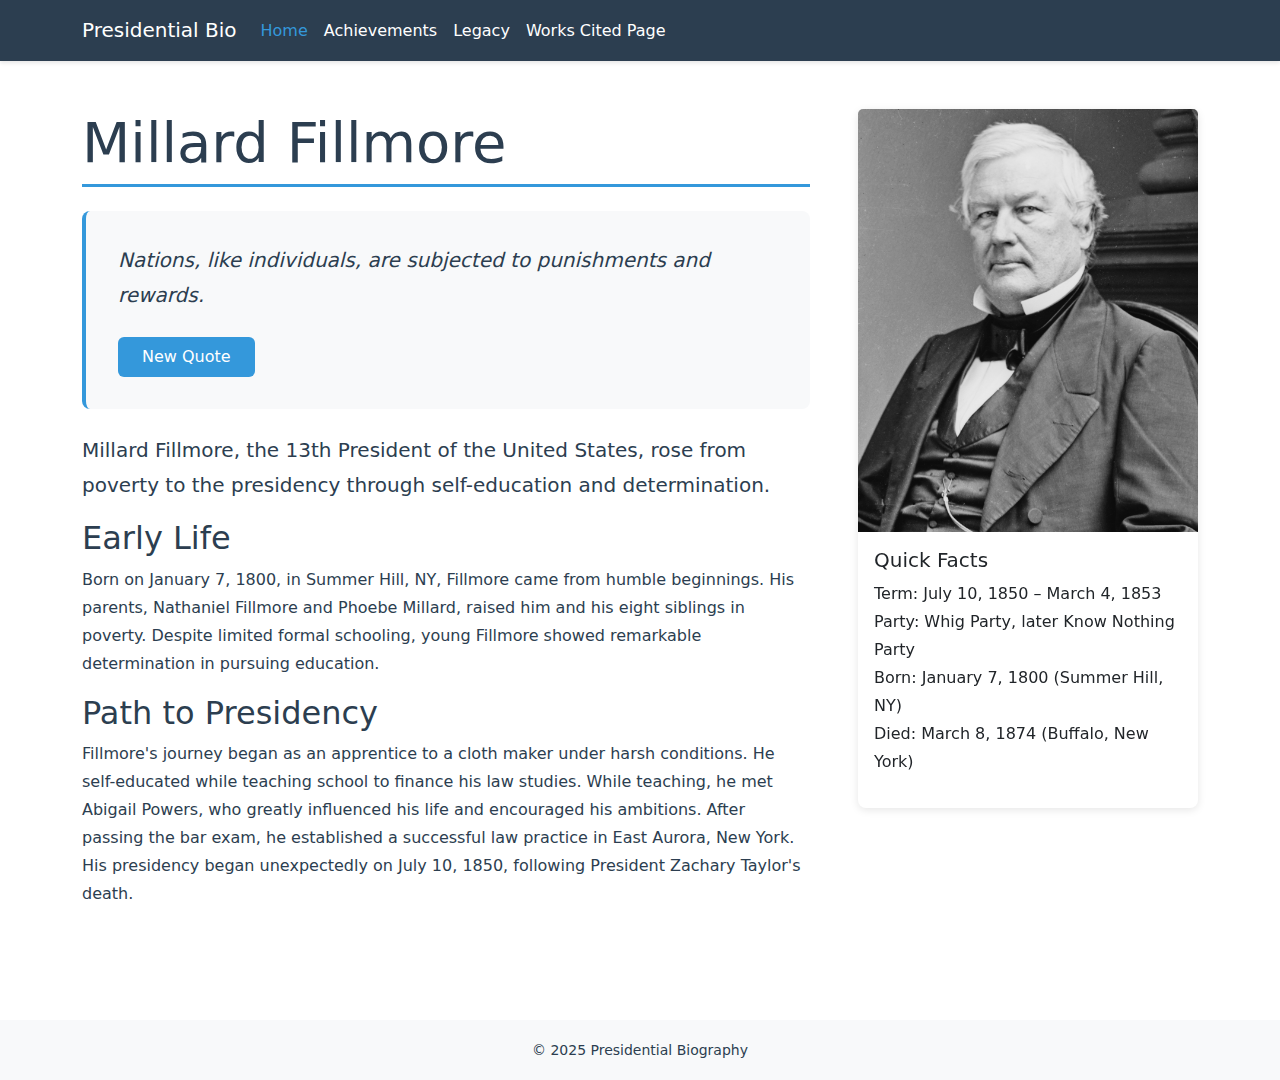
<file: index.html>
<!DOCTYPE html>
<html lang="en">

<head>
    <meta charset="utf-8">
    <meta name="viewport" content="width=device-width, initial-scale=1">
    <title>Presidential Biography</title>
    <link href="https://cdn.jsdelivr.net/npm/bootstrap@5.3.2/dist/css/bootstrap.min.css" rel="stylesheet">
    <link href="style.css" rel="stylesheet">
</head>

<body>
    <nav class="navbar navbar-expand-lg bg-light">
        <div class="container">
            <a class="navbar-brand" href="index.html">Presidential Bio</a>
            <button class="navbar-toggler" type="button" data-bs-toggle="collapse" data-bs-target="#navbarNav">
                <span class="navbar-toggler-icon"></span>
            </button>
            <div class="collapse navbar-collapse" id="navbarNav">
                <ul class="navbar-nav">
                    <li class="nav-item"><a class="nav-link active" href="index.html">Home</a></li>
                    <li class="nav-item"><a class="nav-link" href="achievements.html">Achievements</a></li>
                    <li class="nav-item"><a class="nav-link" href="legacy.html">Legacy</a></li>
                    <li class="nav-item"><a class="nav-link" href="workscited.html">Works Cited Page</a></li>
                </ul>
            </div>
        </div>
    </nav>

    <main class="container my-5">
        <div class="row g-5">
            <div class="col-lg-8">
                <h1 class="display-4 mb-4">Millard Fillmore</h1>
                <div id="quote-box" class="mb-4">
                    <div id="presidential-quote">
                        <p class="lead fst-italic"></p>
                    </div>
                    <button class="btn mt-2" onclick="generateQuote()">New Quote</button>
                </div>
                <article id="biography">
                    <p class="lead">Millard Fillmore, the 13th President of the United States, rose from poverty to the
                        presidency through self-education and determination.</p>
                    <h2>Early Life</h2>
                    <p>Born on January 7, 1800, in Summer Hill, NY, Fillmore came from humble beginnings. His parents,
                        Nathaniel Fillmore and Phoebe Millard, raised him and his eight siblings in poverty. Despite
                        limited formal schooling, young Fillmore showed remarkable determination in pursuing education.
                    </p>
                    <h2>Path to Presidency</h2>
                    <p>Fillmore's journey began as an apprentice to a cloth maker under harsh conditions. He
                        self-educated while teaching school to finance his law studies. While teaching, he met Abigail
                        Powers, who greatly influenced his life and encouraged his ambitions. After passing the bar
                        exam, he established a successful law practice in East Aurora, New York. His presidency began
                        unexpectedly on July 10, 1850, following President Zachary Taylor's death.</p>
                </article>
            </div>

            <div class="col-lg-4">
                <div class="position-sticky" style="top: 2rem;">
                    <div class="card mb-4">
                        <img src="imgs/Millard_Fillmore_Better_Crop_(b).jpg" class="card-img-top"
                            alt="Portrait of Millard Fillmore">
                        <div class="card-body">
                            <h3 class="h5">Quick Facts</h3>
                            <ul class="list-unstyled">
                                <li>Term: July 10, 1850 – March 4, 1853</li>
                                <li>Party: Whig Party, later Know Nothing Party</li>
                                <li>Born: January 7, 1800 (Summer Hill, NY)</li>
                                <li>Died: March 8, 1874 (Buffalo, New York)</li>
                            </ul>
                        </div>
                    </div>
                </div>
            </div>
        </div>
    </main>

    <footer class="bg-light py-3 mt-5">
        <div class="container text-center">
            <small class="text-muted">&copy; 2025 Presidential Biography</small>
        </div>
    </footer>

    <script src="https://cdn.jsdelivr.net/npm/bootstrap@5.3.2/dist/js/bootstrap.bundle.min.js"></script>
    <script src="script.js"></script>
</body>

</html>
</file>
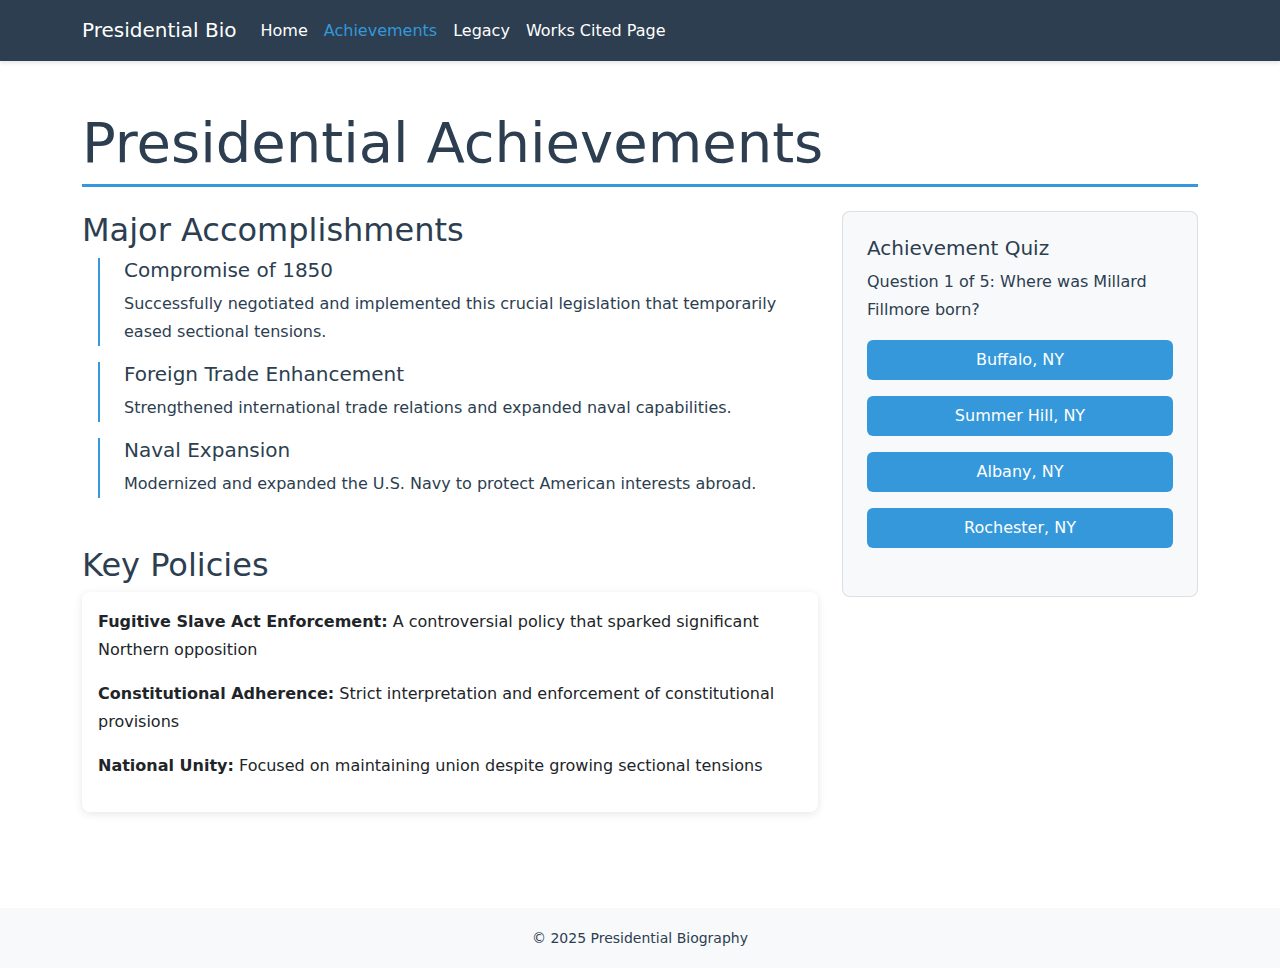
<file: achievements.html>
<!DOCTYPE html>
<html lang="en">

<head>
    <meta charset="utf-8">
    <meta name="viewport" content="width=device-width, initial-scale=1">
    <title>Presidential Achievements</title>
    <link href="https://cdn.jsdelivr.net/npm/bootstrap@5.3.2/dist/css/bootstrap.min.css" rel="stylesheet">
    <link href="style.css" rel="stylesheet">
</head>

<body>
    <nav class="navbar navbar-expand-lg bg-light">
        <div class="container">
            <a class="navbar-brand" href="index.html">Presidential Bio</a>
            <button class="navbar-toggler" type="button" data-bs-toggle="collapse" data-bs-target="#navbarNav">
                <span class="navbar-toggler-icon"></span>
            </button>
            <div class="collapse navbar-collapse" id="navbarNav">
                <ul class="navbar-nav">
                    <li class="nav-item"><a class="nav-link" href="index.html">Home</a></li>
                    <li class="nav-item"><a class="nav-link active" href="achievements.html">Achievements</a></li>
                    <li class="nav-item"><a class="nav-link" href="legacy.html">Legacy</a></li>
                    <li class="nav-item"><a class="nav-link" href="workscited.html">Works Cited Page</a></li>
                </ul>
            </div>
        </div>
    </nav>

    <main class="container my-5">
        <h1 class="display-4 mb-4">Presidential Achievements</h1>
        <div class="row g-4">
            <div class="col-md-8">
                <section id="major-achievements">
                    <h2>Major Accomplishments</h2>
                    <div class="timeline">
                        <ul class="list-unstyled">
                            <li class="mb-3">
                                <h5>Compromise of 1850</h5>
                                <p>Successfully negotiated and implemented this crucial legislation that temporarily
                                    eased sectional tensions.</p>
                            </li>
                            <li class="mb-3">
                                <h5>Foreign Trade Enhancement</h5>
                                <p>Strengthened international trade relations and expanded naval capabilities.</p>
                            </li>
                            <li class="mb-3">
                                <h5>Naval Expansion</h5>
                                <p>Modernized and expanded the U.S. Navy to protect American interests abroad.</p>
                            </li>
                        </ul>
                    </div>
                </section>

                <section id="policies" class="mt-5">
                    <h2>Key Policies</h2>
                    <div class="card">
                        <div class="card-body">
                            <ul class="list-unstyled">
                                <li class="mb-3">
                                    <strong>Fugitive Slave Act Enforcement:</strong> A controversial policy that sparked
                                    significant Northern opposition
                                </li>
                                <li class="mb-3">
                                    <strong>Constitutional Adherence:</strong> Strict interpretation and enforcement of
                                    constitutional provisions
                                </li>
                                <li class="mb-3">
                                    <strong>National Unity:</strong> Focused on maintaining union despite growing
                                    sectional tensions
                                </li>
                            </ul>
                        </div>
                    </div>
                </section>
            </div>

            <div class="col-md-4">
                <div id="quiz-section">
                    <h3 class="h5">Achievement Quiz</h3>
                    <p id="question"></p>
                    <div id="answers" class="d-grid gap-2"></div>
                    <p id="quiz-result" class="mt-2"></p>
                </div>
            </div>
        </div>
    </main>

    <footer class="bg-light py-3 mt-5">
        <div class="container text-center">
            <small class="text-muted">&copy; 2025 Presidential Biography</small>
        </div>
    </footer>

    <script src="https://cdn.jsdelivr.net/npm/bootstrap@5.3.2/dist/js/bootstrap.bundle.min.js"></script>
    <script src="script.js"></script>
</body>

</html>
</file>
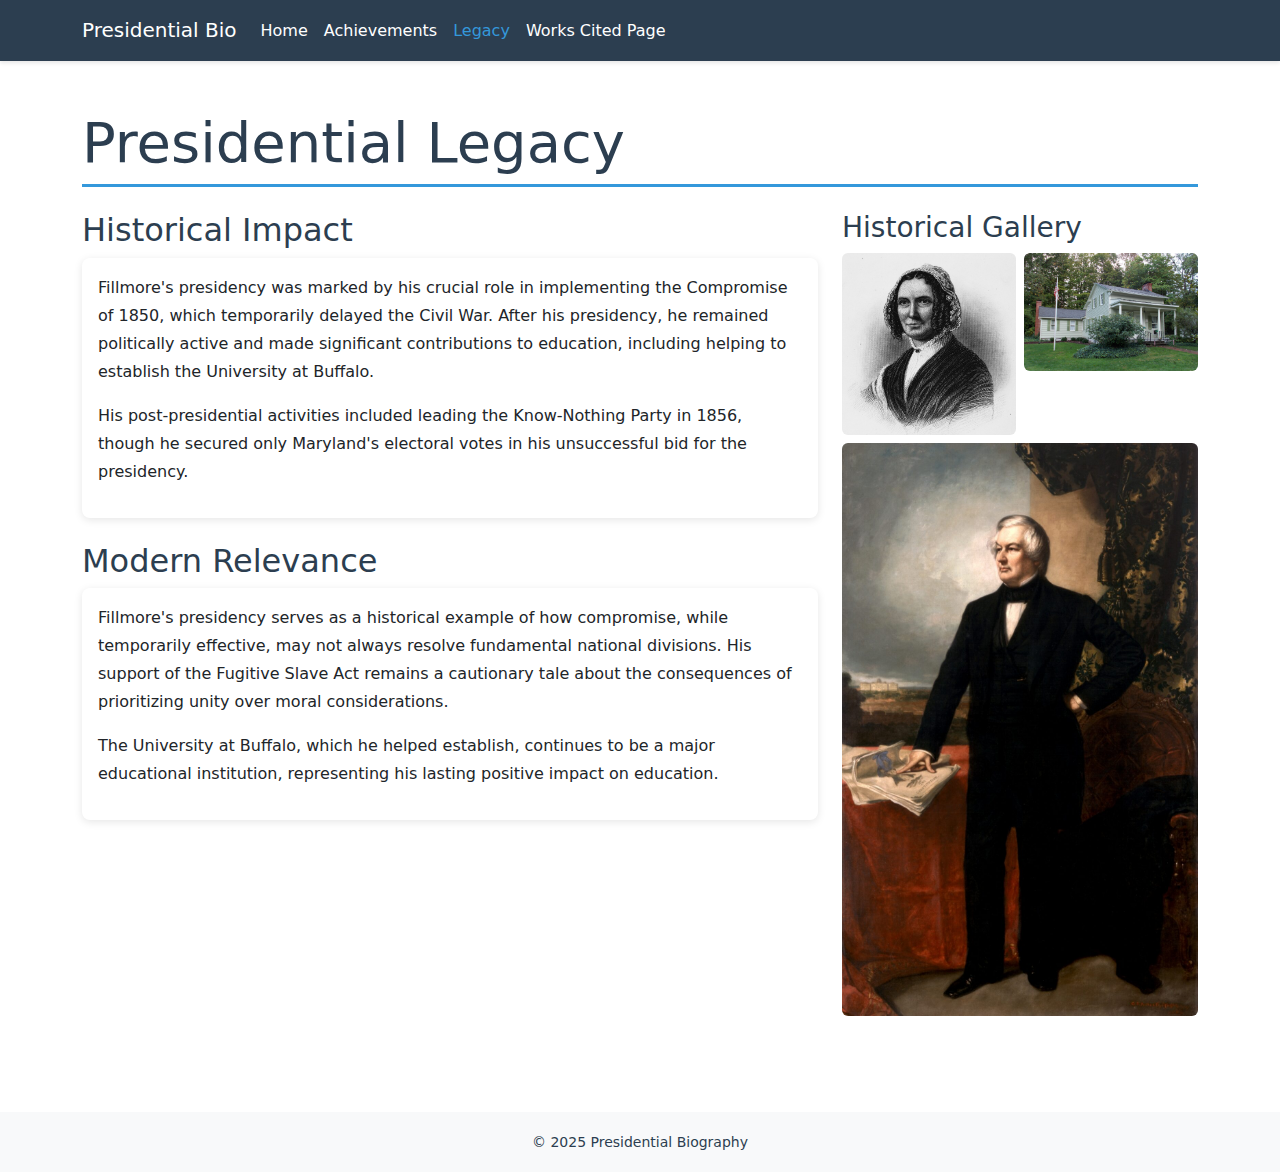
<file: legacy.html>
<!DOCTYPE html>
<html lang="en">

<head>
    <meta charset="utf-8">
    <meta name="viewport" content="width=device-width, initial-scale=1">
    <title>Presidential Legacy</title>
    <link href="https://cdn.jsdelivr.net/npm/bootstrap@5.3.2/dist/css/bootstrap.min.css" rel="stylesheet">
    <link href="style.css" rel="stylesheet">
</head>

<body>
    <nav class="navbar navbar-expand-lg bg-light">
        <div class="container">
            <a class="navbar-brand" href="index.html">Presidential Bio</a>
            <button class="navbar-toggler" type="button" data-bs-toggle="collapse" data-bs-target="#navbarNav">
                <span class="navbar-toggler-icon"></span>
            </button>
            <div class="collapse navbar-collapse" id="navbarNav">
                <ul class="navbar-nav">
                    <li class="nav-item"><a class="nav-link" href="index.html">Home</a></li>
                    <li class="nav-item"><a class="nav-link" href="achievements.html">Achievements</a></li>
                    <li class="nav-item"><a class="nav-link active" href="legacy.html">Legacy</a></li>
                    <li class="nav-item"><a class="nav-link" href="workscited.html">Works Cited Page</a></li>
                </ul>
            </div>
        </div>
    </nav>

    <main class="container my-5">
        <h1 class="display-4 mb-4">Presidential Legacy</h1>
        <div class="row g-4">
            <div class="col-md-8">
                <section id="historical-impact">
                    <h2>Historical Impact</h2>
                    <div class="card mb-4">
                        <div class="card-body">
                            <p>Fillmore's presidency was marked by his crucial role in implementing the Compromise of
                                1850, which temporarily delayed the Civil War. After his presidency, he remained
                                politically active and made significant contributions to education, including helping to
                                establish the University at Buffalo.</p>
                            <p>His post-presidential activities included leading the Know-Nothing Party in 1856, though
                                he secured only Maryland's electoral votes in his unsuccessful bid for the presidency.
                            </p>
                        </div>
                    </div>
                </section>

                <section id="modern-relevance">
                    <h2>Modern Relevance</h2>
                    <div class="card">
                        <div class="card-body">
                            <p>Fillmore's presidency serves as a historical example of how compromise, while temporarily
                                effective, may not always resolve fundamental national divisions. His support of the
                                Fugitive Slave Act remains a cautionary tale about the consequences of prioritizing
                                unity over moral considerations.</p>
                            <p>The University at Buffalo, which he helped establish, continues to be a major educational
                                institution, representing his lasting positive impact on education.</p>
                        </div>
                    </div>
                </section>
            </div>

            <div class="col-md-4">
                <div class="gallery">
                    <h3>Historical Gallery</h3>
                    <div class="row g-2">
                        <div class="col-6">
                            <img src="imgs/Abigail_Fillmore.jpg" class="img-fluid rounded" alt="Abigail Fillmore">
                        </div>
                        <div class="col-6">
                            <img src="imgs/FillmoreHouse.jpg" class="img-fluid rounded" alt="Fillmore House">
                        </div>
                        <div class="col-12 mt-2">
                            <img src="imgs/Millard-Fillmore-Portrait.jpg" class="img-fluid rounded"
                                alt="Official Presidential Portrait">
                        </div>
                    </div>
                </div>
            </div>
        </div>
    </main>

    <footer class="bg-light py-3 mt-5">
        <div class="container text-center">
            <small class="text-muted">&copy; 2025 Presidential Biography</small>
        </div>
    </footer>

    <script src="https://cdn.jsdelivr.net/npm/bootstrap@5.3.2/dist/js/bootstrap.bundle.min.js"></script>
</body>

</html>
</file>
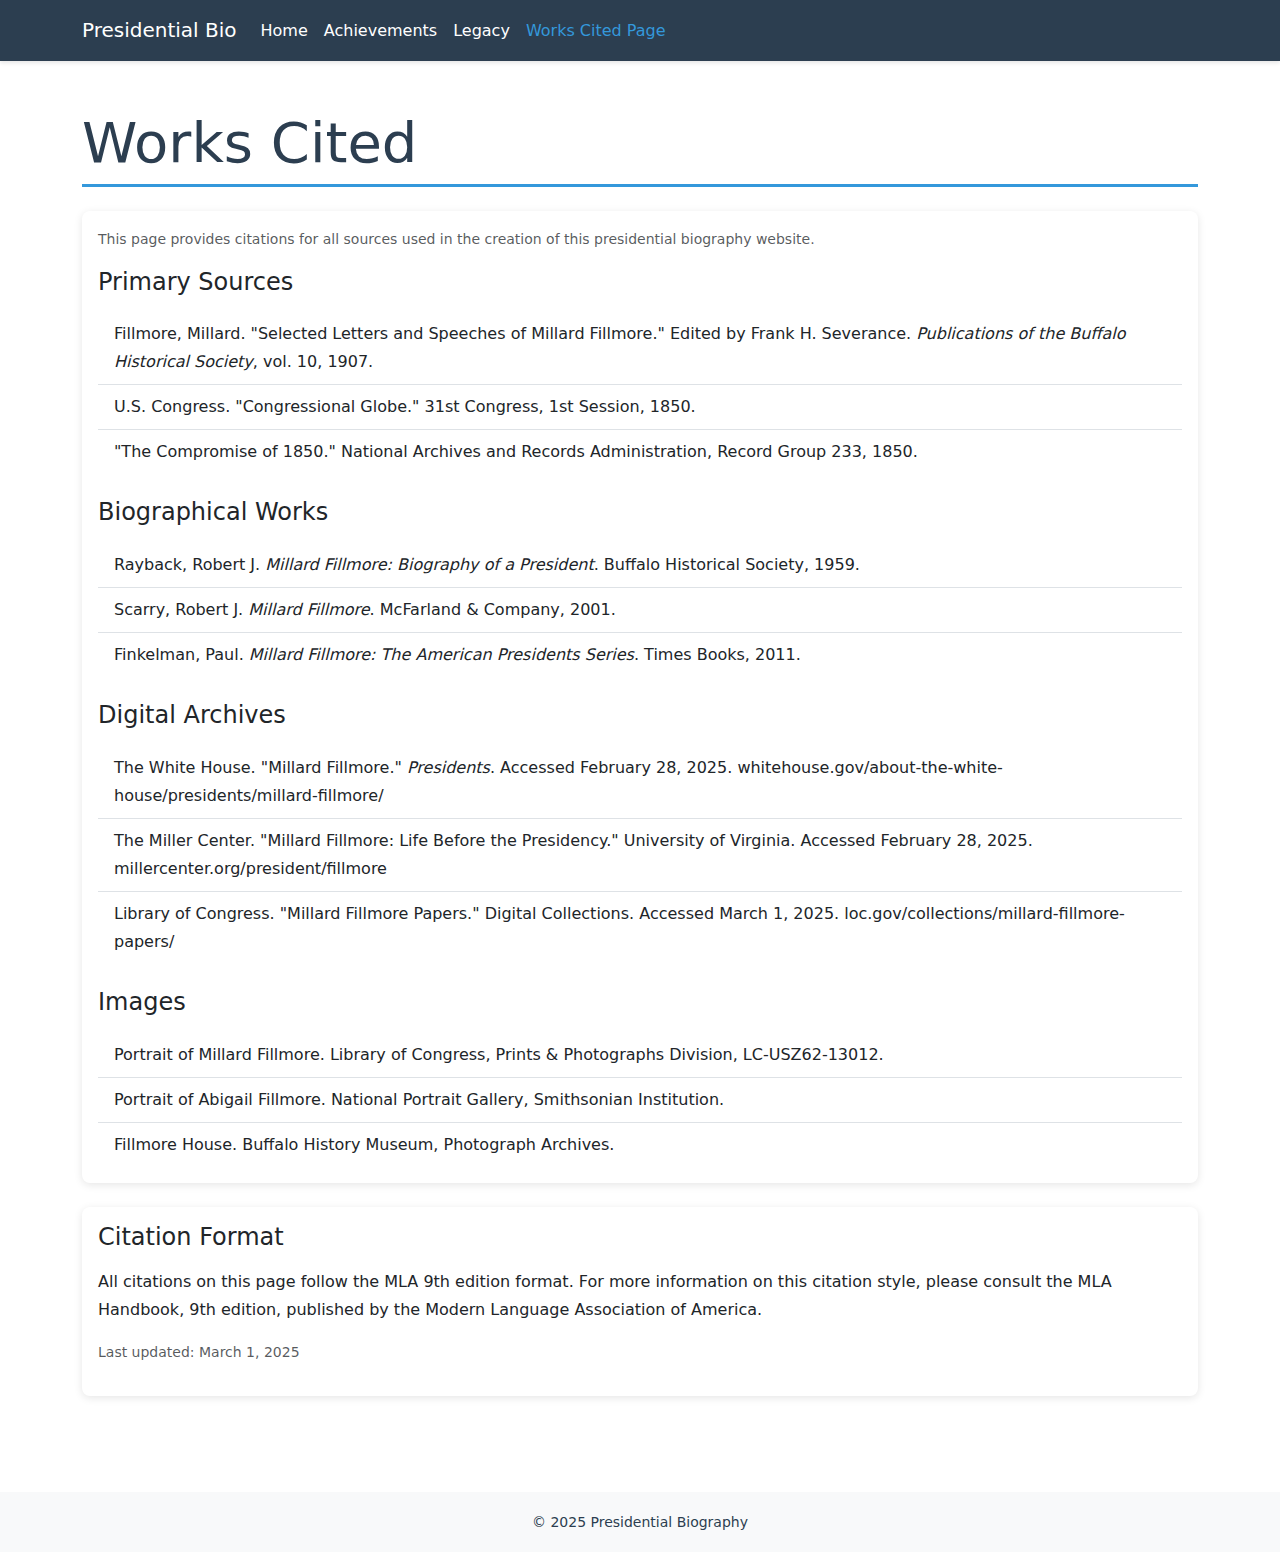
<file: workscited.html>
<!DOCTYPE html>
<html lang="en">

<head>
    <meta charset="utf-8">
    <meta name="viewport" content="width=device-width, initial-scale=1">
    <title>Works Cited - Presidential Biography</title>
    <link href="https://cdn.jsdelivr.net/npm/bootstrap@5.3.2/dist/css/bootstrap.min.css" rel="stylesheet">
    <link href="style.css" rel="stylesheet">
</head>

<body>
    <nav class="navbar navbar-expand-lg bg-light">
        <div class="container">
            <a class="navbar-brand" href="index.html">Presidential Bio</a>
            <button class="navbar-toggler" type="button" data-bs-toggle="collapse" data-bs-target="#navbarNav">
                <span class="navbar-toggler-icon"></span>
            </button>
            <div class="collapse navbar-collapse" id="navbarNav">
                <ul class="navbar-nav">
                    <li class="nav-item"><a class="nav-link" href="index.html">Home</a></li>
                    <li class="nav-item"><a class="nav-link" href="achievements.html">Achievements</a></li>
                    <li class="nav-item"><a class="nav-link" href="legacy.html">Legacy</a></li>
                    <li class="nav-item"><a class="nav-link active" href="workscited.html">Works Cited Page</a></li>
                </ul>
            </div>
        </div>
    </nav>

    <main class="container my-5">
        <h1 class="display-4 mb-4">Works Cited</h1>
        
        <div class="card mb-4">
            <div class="card-body">
                <p class="small text-muted mb-3">This page provides citations for all sources used in the creation of this presidential biography website.</p>
                
                <h2 class="h4 mb-3">Primary Sources</h2>
                <ul class="list-group list-group-flush mb-4">
                    <li class="list-group-item">
                        Fillmore, Millard. "Selected Letters and Speeches of Millard Fillmore." Edited by Frank H. Severance. <cite>Publications of the Buffalo Historical Society</cite>, vol. 10, 1907.
                    </li>
                    <li class="list-group-item">
                        U.S. Congress. "Congressional Globe." 31st Congress, 1st Session, 1850.
                    </li>
                    <li class="list-group-item">
                        "The Compromise of 1850." National Archives and Records Administration, Record Group 233, 1850.
                    </li>
                </ul>
                
                <h2 class="h4 mb-3">Biographical Works</h2>
                <ul class="list-group list-group-flush mb-4">
                    <li class="list-group-item">
                        Rayback, Robert J. <cite>Millard Fillmore: Biography of a President</cite>. Buffalo Historical Society, 1959.
                    </li>
                    <li class="list-group-item">
                        Scarry, Robert J. <cite>Millard Fillmore</cite>. McFarland & Company, 2001.
                    </li>
                    <li class="list-group-item">
                        Finkelman, Paul. <cite>Millard Fillmore: The American Presidents Series</cite>. Times Books, 2011.
                    </li>
                </ul>
                
                <h2 class="h4 mb-3">Digital Archives</h2>
                <ul class="list-group list-group-flush mb-4">
                    <li class="list-group-item">
                        The White House. "Millard Fillmore." <cite>Presidents</cite>. Accessed February 28, 2025. whitehouse.gov/about-the-white-house/presidents/millard-fillmore/
                    </li>
                    <li class="list-group-item">
                        The Miller Center. "Millard Fillmore: Life Before the Presidency." University of Virginia. Accessed February 28, 2025. millercenter.org/president/fillmore
                    </li>
                    <li class="list-group-item">
                        Library of Congress. "Millard Fillmore Papers." Digital Collections. Accessed March 1, 2025. loc.gov/collections/millard-fillmore-papers/
                    </li>
                </ul>
                
                <h2 class="h4 mb-3">Images</h2>
                <ul class="list-group list-group-flush">
                    <li class="list-group-item">
                        Portrait of Millard Fillmore. Library of Congress, Prints & Photographs Division, LC-USZ62-13012.
                    </li>
                    <li class="list-group-item">
                        Portrait of Abigail Fillmore. National Portrait Gallery, Smithsonian Institution.
                    </li>
                    <li class="list-group-item">
                        Fillmore House. Buffalo History Museum, Photograph Archives.
                    </li>
                </ul>
            </div>
        </div>
        
        <div class="card">
            <div class="card-body">
                <h2 class="h4 mb-3">Citation Format</h2>
                <p>All citations on this page follow the MLA 9th edition format. For more information on this citation style, please consult the MLA Handbook, 9th edition, published by the Modern Language Association of America.</p>
                <p class="small text-muted">Last updated: March 1, 2025</p>
            </div>
        </div>
    </main>

    <footer class="bg-light py-3 mt-5">
        <div class="container text-center">
            <small class="text-muted">&copy; 2025 Presidential Biography</small>
        </div>
    </footer>

    <script src="https://cdn.jsdelivr.net/npm/bootstrap@5.3.2/dist/js/bootstrap.bundle.min.js"></script>
</body>

</html>
</file>
<file: style.css>
:root {
    --primary-color: #2c3e50;
    --secondary-color: #34495e;
    --accent-color: #3498db;
    --light-bg: #f8f9fa;
    --border-radius: 0.5rem;
}

html, body {
    height: 100%;
}

body {
    font-family: 'Source Sans Pro', system-ui, -apple-system, sans-serif;
    line-height: 1.75;
    color: var(--primary-color);
    background-color: #fff;
    display: flex;
    flex-direction: column;
    min-height: 100vh;
}

main {
    flex: 1 0 auto;
}

footer {
    flex-shrink: 0;
}

.navbar {
    background-color: var(--primary-color) !important;
    box-shadow: 0 2px 4px rgba(0, 0, 0, 0.1);
}

.navbar-brand,
.nav-link {
    color: white !important;
}

.nav-link.active {
    color: var(--accent-color) !important;
}

.display-4 {
    color: var(--primary-color);
    border-bottom: 3px solid var(--accent-color);
    padding-bottom: 0.5rem;
    margin-bottom: 2rem;
}

#quote-box {
    background: var(--light-bg);
    padding: 2rem;
    border-radius: var(--border-radius);
    border-left: 4px solid var(--accent-color);
}

.card {
    border: none;
    box-shadow: 0 2px 8px rgba(0, 0, 0, 0.1);
    transition: transform 0.2s;
    border-radius: var(--border-radius);
}

.card:hover {
    transform: translateY(-3px);
}

#quiz-section {
    background: var(--light-bg);
    padding: 1.5rem;
    border-radius: var(--border-radius);
    border: 1px solid rgba(0, 0, 0, 0.1);
}

.btn {
    background-color: var(--accent-color);
    color: white;
    border: none;
    padding: 0.5rem 1.5rem;
    transition: all 0.2s;
}

.btn:hover {
    background-color: var(--secondary-color);
    transform: translateY(-1px);
}

.timeline li {
    position: relative;
    padding-left: 1.5rem;
    border-left: 2px solid var(--accent-color);
    margin-left: 1rem;
}

footer {
    background-color: #f8f9fa !important;
    color: var(--primary-color) !important;
}

footer .text-muted {
    color: var(--primary-color) !important;
}

@media (max-width: 768px) {
    .display-4 {
        font-size: 2rem;
    }
}
</file>
